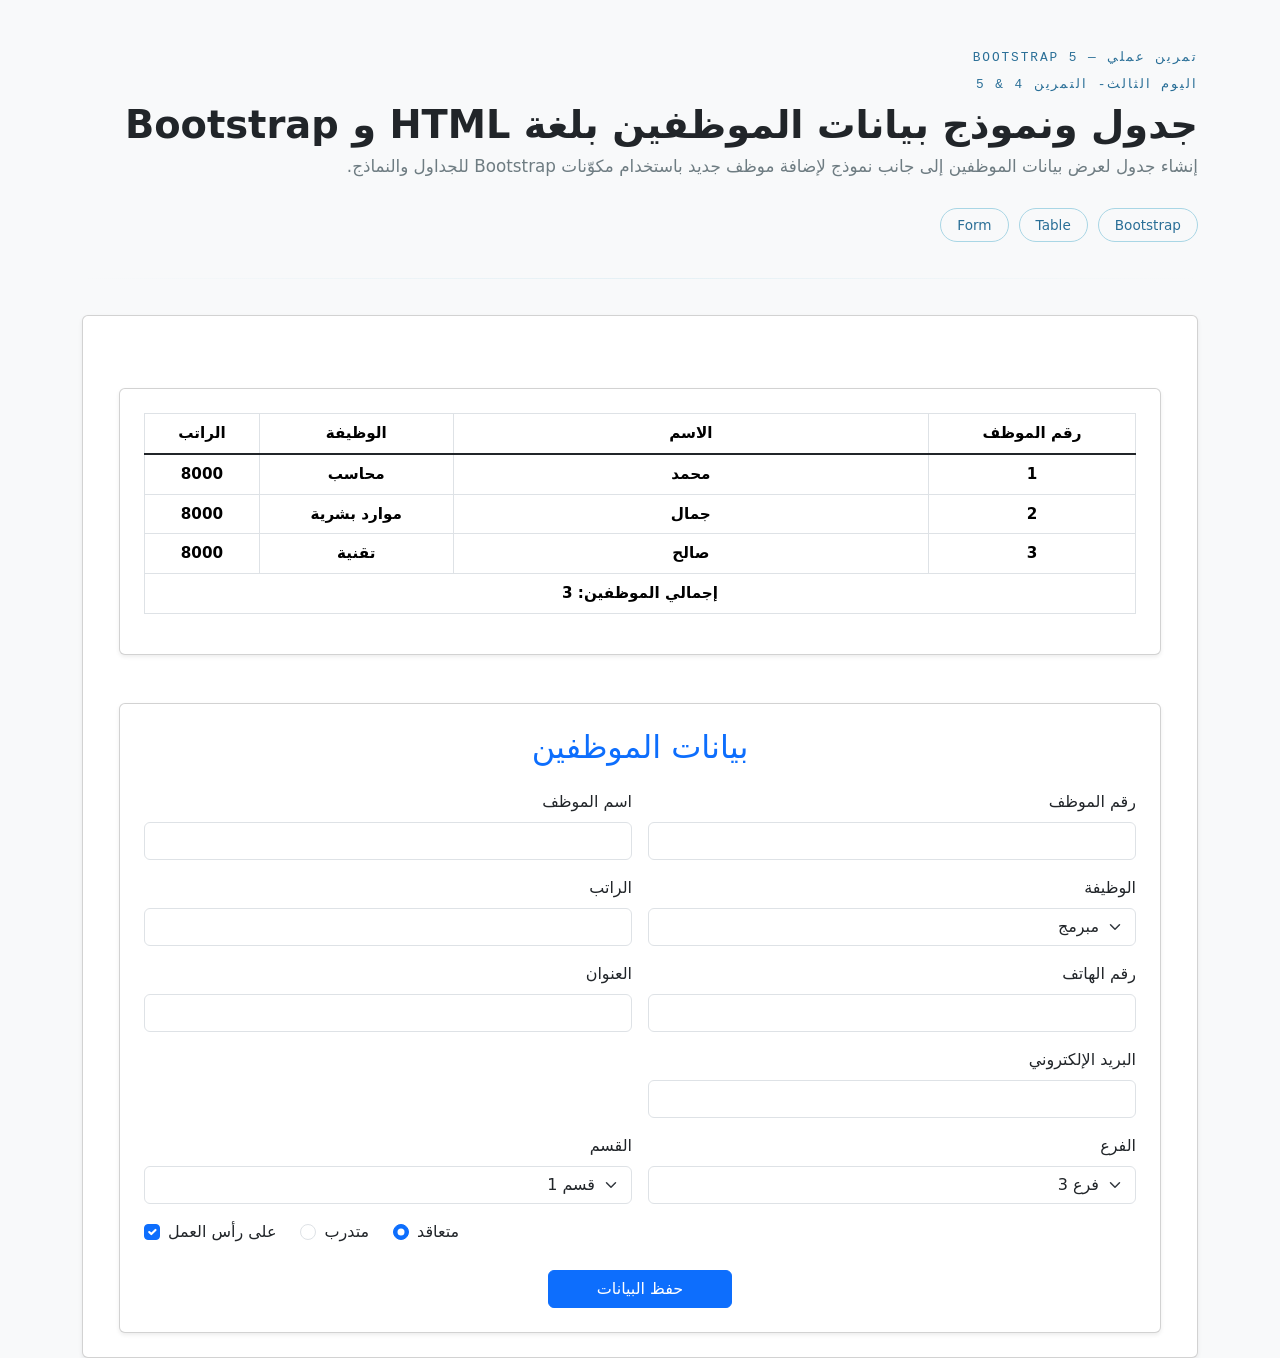
<file: 3rdTask/index.html>
<!DOCTYPE html>
<html lang="ar" dir="rtl">
<head>
  <meta charset="UTF-8">
  <meta name="viewport" content="width=device-width, initial-scale=1.0">
  <title>بيانات الموظفين</title>
  <link rel="stylesheet" href="Assets/CSS/style.css">
  <link
    href="https://cdn.jsdelivr.net/npm/bootstrap@5.3.8/dist/css/bootstrap.min.css"
    rel="stylesheet"
    integrity="sha384-sRIl4kxILFvY47J16cr9ZwB07vP4J8+LH7qKQnuqkuIAvNWLzeN8tE5YBujZqJLB"
    crossorigin="anonymous"
  >
</head>
<body class="bg-light">

  <header></header>

  <main>
 <section class="container mt-5">
        <div class="exercise-shell">
            <div class="exercise-eyebrow">تمرين عملي — Bootstrap 5</div>
            <div class="exercise-eyebrow">اليوم الثالث- التمرين 4 & 5</div>
            <h1 class="exercise-title">جدول ونموذج بيانات الموظفين بلغة HTML و Bootstrap</h1>
            <p class="exercise-subtitle">
                إنشاء جدول لعرض بيانات الموظفين إلى جانب نموذج لإضافة موظف جديد
                باستخدام مكوّنات Bootstrap للجداول والنماذج.
            </p>
 
            <div class="exercise-meta">
                <span>Bootstrap</span>
                <span>Table</span>
                <span>Form</span>
            </div>
 
            <hr class="exercise-divider">
   <div class="card shadow-sm p-4">

    <!-- جدول بيانات الموظفين -->
    <section class="container mt-5">
      <div class="card shadow-sm p-4">
        <table class="table table-hover table-bordered text-center fw-bold">
          <thead>
            <tr>
              <th scope="col">رقم الموظف</th>
              <th scope="col" style="width: 45ch">الاسم</th>
              <th scope="col">الوظيفة</th>
              <th scope="col">الراتب</th>
            </tr>
          </thead>
          <tbody class="table-group-divider">
            <tr>
              <td>1</td>
              <td>محمد</td>
              <td>محاسب</td>
              <td>8000</td>
            </tr>
            <tr>
              <td>2</td>
              <td>جمال</td>
              <td>موارد بشرية</td>
              <td>8000</td>
            </tr>
            <tr>
              <td>3</td>
              <td>صالح</td>
              <td>تقنية</td>
              <td>8000</td>
            </tr>
          </tbody>
          <tfoot>
            <tr class="fw-bold">
              <td colspan="4">
                إجمالي الموظفين: <span id="total">0</span>
              </td>
            </tr>
          </tfoot>
        </table>
      </div>
    </section>

    <!-- نموذج إضافة موظف -->
    <section class="container mt-5">
      <div class="card shadow-sm p-4">
        <h2 class="text-center mb-4 text-primary">بيانات الموظفين</h2>

        <form id="employeeForm">

          <div class="row g-3 mb-3">
            <div class="col-md-6">
              <label for="empId" class="form-label">رقم الموظف</label>
              <input type="text" id="empId" name="empId" class="form-control text-end">
            </div>
            <div class="col-md-6">
              <label for="empName" class="form-label">اسم الموظف</label>
              <input type="text" id="empName" name="empName" class="form-control text-end">
            </div>
          </div>

          <div class="row g-3 mb-3">
            <div class="col-md-6">
              <label for="jobTitle" class="form-label">الوظيفة</label>
              <select id="jobTitle" name="jobTitle" class="form-select text-end">
                <option value="programmer">مبرمج</option>
                <option value="accountant">محاسب</option>
                <option value="manager">مدير</option>
              </select>
            </div>
            <div class="col-md-6">
              <label for="salary" class="form-label">الراتب</label>
              <input type="number" id="salary" name="salary" class="form-control text-end" min="0">
            </div>
          </div>

          <div class="row g-3 mb-3">
            <div class="col-md-6">
              <label for="phone" class="form-label">رقم الهاتف</label>
              <input type="tel" id="phone" name="phone" class="form-control text-end">
            </div>
            <div class="col-md-6">
              <label for="address" class="form-label">العنوان</label>
              <input type="text" id="address" name="address" class="form-control text-end">
            </div>
          </div>

          <div class="row g-3 mb-3">
            <div class="col-md-6">
              <label for="email" class="form-label">البريد الإلكتروني</label>
              <input type="email" id="email" name="email" class="form-control text-end">
            </div>
          </div>

          <div class="row g-3 mb-3">
            <div class="col-md-6">
              <label for="branch" class="form-label">الفرع</label>
              <select id="branch" name="branch" class="form-select text-end">
                <option value="1">فرع 1</option>
                <option value="2">فرع 2</option>
                <option value="3" selected>فرع 3</option>
              </select>
            </div>
            <div class="col-md-6">
              <label for="department" class="form-label">القسم</label>
              <select id="department" name="department" class="form-select text-end">
                <option value="1" selected>قسم 1</option>
                <option value="2">قسم 2</option>
                <option value="3">قسم 3</option>
              </select>
            </div>
          </div>

          <div class="row g-3 mb-4">
            <div class="col-12 d-flex justify-content-end gap-4">
              <div class="form-check">
                <input class="form-check-input" type="radio" name="empType" id="contracted" value="contracted" checked>
                <label class="form-check-label" for="contracted">متعاقد</label>
              </div>
              <div class="form-check">
                <input class="form-check-input" type="radio" name="empType" id="trainee" value="trainee">
                <label class="form-check-label" for="trainee">متدرب</label>
              </div>
              <div class="form-check">
                <input class="form-check-input" type="checkbox" id="onPayroll" name="onPayroll" checked>
                <label class="form-check-label" for="onPayroll">على رأس العمل</label>
              </div>
            </div>
          </div>

          <div class="d-flex justify-content-center">
            <button type="submit" class="btn btn-primary px-5">حفظ البيانات</button>
          </div>

        </form>
      </div>
      </div>
    </section>

  </main>

  <footer></footer>

  <script
    src="https://cdn.jsdelivr.net/npm/bootstrap@5.3.8/dist/js/bootstrap.bundle.min.js"
    integrity="sha384-..."
    crossorigin="anonymous"
  ></script>
<script src="Assets/Js/script.js"></script>


</body>
</html>
</file>
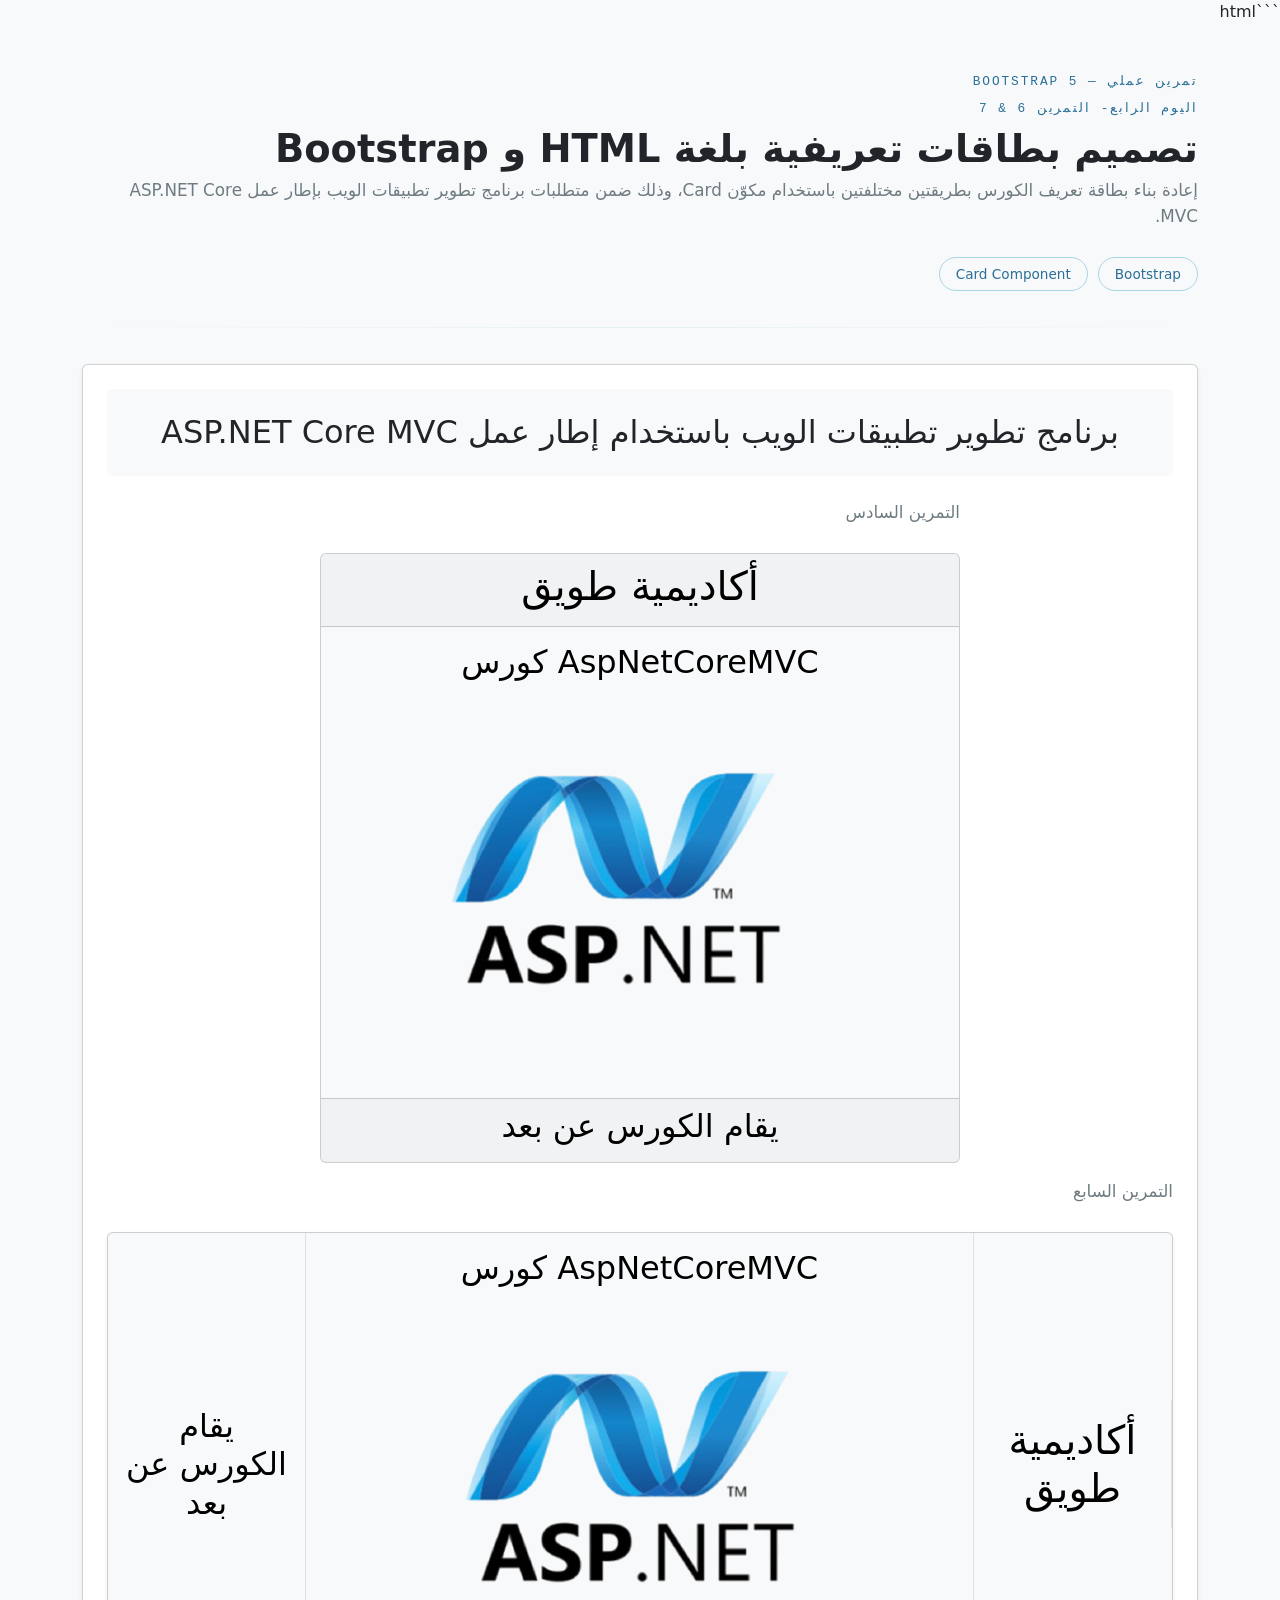
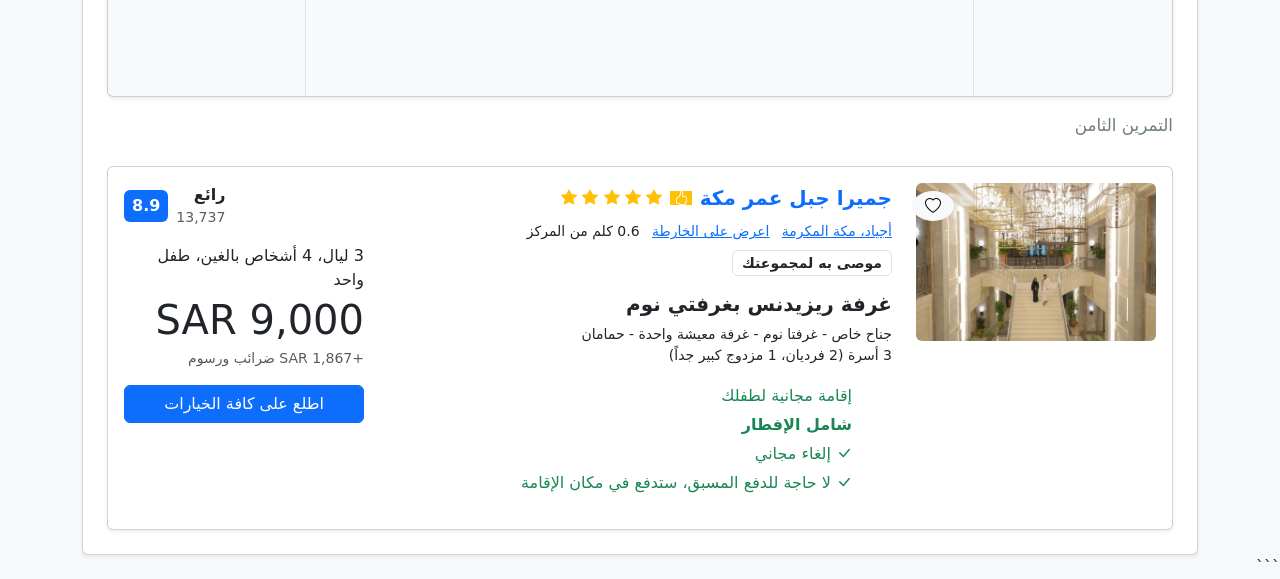
<file: 4thTask/index.html>
```html
<!DOCTYPE html>
<html lang="ar">
<head>
    <meta charset="UTF-8">
    <meta name="viewport" content="width=device-width, initial-scale=1.0">
    <link rel="stylesheet" href="Assets/CSS/style.css">
    <link href="https://cdn.jsdelivr.net/npm/bootstrap@5.3.3/dist/css/bootstrap.min.css" rel="stylesheet">
    <link rel="stylesheet" href="https://cdn.jsdelivr.net/npm/bootstrap-icons@1.13.1/font/bootstrap-icons.min.css">
    <title>Card</title>
</head>

<body class="bg-light" dir="rtl">

    <header>
    </header>

    <main>

        <section class="container mt-5">

            <div class="exercise-shell">

                <div class="exercise-eyebrow">
                    تمرين عملي — Bootstrap 5
                </div>

                <div class="exercise-eyebrow">
                    اليوم الرابع- التمرين 6 & 7
                </div>

                <h1 class="exercise-title">
                    تصميم بطاقات تعريفية بلغة HTML و Bootstrap
                </h1>

                <p class="exercise-subtitle">
                    إعادة بناء بطاقة تعريف الكورس بطريقتين مختلفتين باستخدام مكوّن Card،
                    وذلك ضمن متطلبات برنامج تطوير تطبيقات الويب بإطار عمل ASP.NET Core MVC.
                </p>

                <div class="exercise-meta">
                    <span>Bootstrap</span>
                    <span>Card Component</span>
                </div>

                <hr class="exercise-divider">

                <div class="card shadow-sm p-4">

                    <div class="row">
                        <div class="col">
                            <h2 class="mb-4 text-center bg-light p-4 rounded">
                                برنامج تطوير تطبيقات الويب باستخدام إطار عمل ASP.NET Core MVC
                            </h2>
                        </div>
                    </div>

                    <div class="container">

                        <div class="row justify-content-center">

                            <div class="col-auto">

                                <p class="exercise-subtitle">
                                    التمرين السادس
                                </p>

                                <div class="card text-bg-light mb-3 text-center" style="width: 40rem">

                                    <div class="card-header">
                                        <h1 class="card-title">
                                            أكاديمية طويق
                                        </h1>
                                    </div>

                                    <div class="card-body">
                                        <h2 class="card-text">
                                            AspNetCoreMVC كورس
                                        </h2>

                                        <img src="Assets/images/asp-net-logo-removebg-preview.png"
                                             alt="ASP.NET-Logo">
                                    </div>

                                    <div class="card-footer">
                                        <h2>
                                            يقام الكورس عن بعد
                                        </h2>
                                    </div>

                                </div>

                            </div>

                        </div>

                    </div>

                    <p class="exercise-subtitle">
                        التمرين السابع
                    </p>

                    <div class="card text-bg-light mb-3 shadow-sm">

                        <div class="row g-0 text-center align-items-center">

                            <div class="col border-end p-3">
                                <h1 class="card-title m-0">
                                    أكاديمية طويق
                                </h1>
                            </div>

                            <div class="col border-start border-end p-3">

                                <h2 class="card-text m-0">
                                    AspNetCoreMVC كورس
                                </h2>

                                <img src="Assets/images/asp-net-logo-removebg-preview.png"
                                     alt="ASP.NET-Logo">

                            </div>

                            <div class="col p-3">
                                <h2 class="m-0">
                                    يقام الكورس عن بعد
                                </h2>
                            </div>

                        </div>

                    </div>

                    <p class="exercise-subtitle">
                        التمرين الثامن
                    </p>

                    <div class="card p-3 shadow-sm">

                        <div class="row align-items-start">

                            <div class="col-md-3 position-relative">

                                <button class="btn btn-light rounded-circle position-absolute top-0 start-0 m-2">
                                    <i class="bi bi-heart"></i>
                                </button>

                                <img src="Assets/images/Jabl-Omar.jpg"
                                     class="img-fluid rounded hotel-img"
                                     alt="Jabl-Omar">

                            </div>

                            <div class="col-md-6">

                                <div class="d-flex align-items-center gap-2 mb-2">

                                    <strong class="text-primary fs-5">
                                        جميرا جبل عمر مكة
                                    </strong>

                                    <small class="bg-warning px-1">
                                        <i class="bi bi-hand-thumbs-up text-white"></i>
                                    </small>

                                    <div>
                                        <i class="bi bi-star-fill text-warning"></i>
                                        <i class="bi bi-star-fill text-warning"></i>
                                        <i class="bi bi-star-fill text-warning"></i>
                                        <i class="bi bi-star-fill text-warning"></i>
                                        <i class="bi bi-star-fill text-warning"></i>
                                    </div>

                                </div>

                                <div class="mb-2">

                                    <small>
                                        <a href="#">أجياد، مكة المكرمة</a>
                                    </small>

                                    <small class="mx-2">
                                        <a href="#">اعرض على الخارطة</a>
                                    </small>

                                    <small>
                                        0.6 كلم من المركز
                                    </small>

                                </div>

                                <span class="badge border text-dark mb-3">
                                    موصى به لمجموعتك
                                </span>

                                <h5 class="fw-bold">
                                    غرفة ريزيدنس بغرفتي نوم
                                </h5>

                                <small>
                                    جناح خاص - غرفتا نوم - غرفة معيشة واحدة - حمامان
                                </small>

                                <br>

                                <small>
                                    3 أسرة (2 فرديان، 1 مزدوج كبير جداً)
                                </small>

                                <ul class="list-unstyled mt-3">

                                    <li class="text-success">
                                        إقامة مجانية لطفلك
                                    </li>

                                    <li class="text-success fw-bold">
                                        شامل الإفطار
                                    </li>

                                    <li class="text-success">
                                        <i class="bi bi-check-lg"></i>
                                        إلغاء مجاني
                                    </li>

                                    <li class="text-success">
                                        <i class="bi bi-check-lg"></i>
                                        لا حاجة للدفع المسبق، ستدفع في مكان الإقامة
                                    </li>

                                </ul>

                            </div>

                            <div class="col-md-3">

                                <div class="d-flex justify-content-end align-items-center gap-2 mb-3">

                                    <div>
                                        <strong>رائع</strong><br>
                                        <small class="text-muted">13,737</small>
                                    </div>

                                    <div class="bg-primary text-white px-2 py-1 rounded">
                                        <strong>8.9</strong>
                                    </div>

                                </div>

                                <p class="mb-1">
                                    3 ليال، 4 أشخاص بالغين، طفل واحد
                                </p>

                                <h1 class="mb-1">
                                    SAR 9,000
                                </h1>

                                <small class="text-muted">
                                    +1,867 SAR ضرائب ورسوم
                                </small>

                                <div class="mt-3">

                                    <button class="btn btn-primary w-100">
                                        اطلع على كافة الخيارات
                                    </button>

                                </div>

                            </div>

                        </div>

                    </div>

                </div>

            </div>

        </section>

    </main>

    <footer>
    </footer>

</body>
</html>
```
</file>
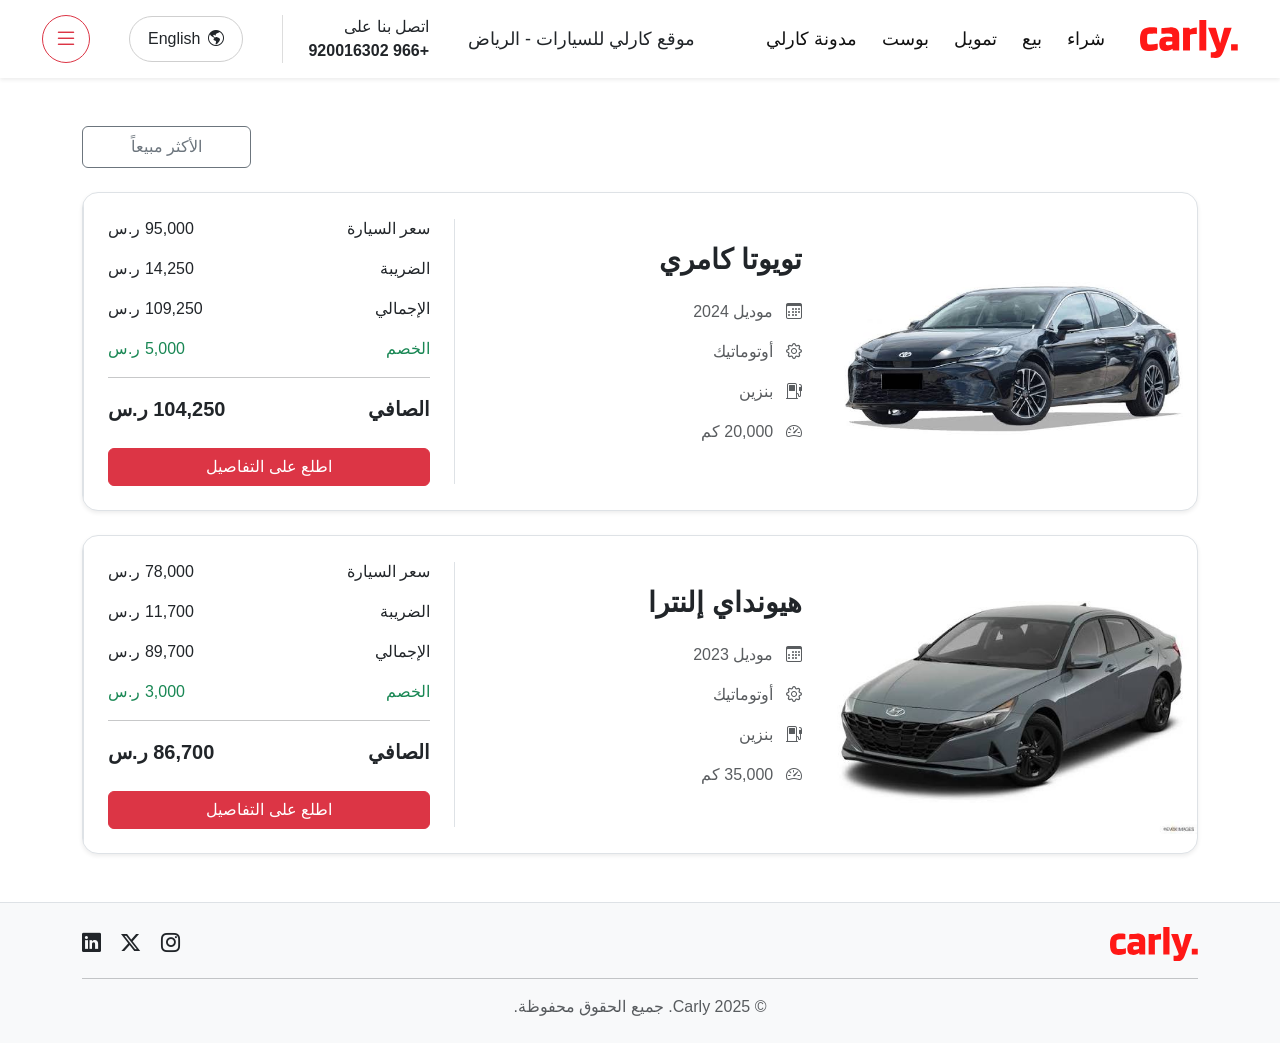
<file: Project1/index.html>
<!DOCTYPE html>
<html lang="ar">
<head>
    <meta charset="UTF-8">
    <meta name="viewport" content="width=device-width, initial-scale=1.0">
    <link href="https://cdn.jsdelivr.net/npm/bootstrap@5.3.8/dist/css/bootstrap.min.css" rel="stylesheet" integrity="sha384-sRIl4kxILFvY47J16cr9ZwB07vP4J8+LH7qKQnuqkuIAvNWLzeN8tE5YBujZqJLB" crossorigin="anonymous">
    <link rel="stylesheet" href="https://cdn.jsdelivr.net/npm/bootstrap-icons/font/bootstrap-icons.css">
    <link rel="stylesheet" href="Assets/CSS/style.css">
    <title>Project1-ASP.NET CORE-Tuwaiq</title>
</head>
<body dir="rtl">
    <header>
    <nav class="navbar shadow-sm">
        <div class="container-fluid">

            
            <div class="nav-right">
                <img src="Assets/Images/Carly-Logo.svg" alt="Logo">

                <ul class="nav-links">
                    <li><a href="#">شراء</a></li>
                    <li><a href="#">بيع</a></li>
                    <li><a href="#">تمويل</a></li>
                    <li><a href="#">بوست</a></li>
                    <li><a href="#">مدونة كارلي</a></li>
                </ul>
            </div>

            
            <span class="location">
                موقع كارلي للسيارات - الرياض
            </span>

            
            <div class="contact">
                <span>اتصل بنا على</span>
                <a href="tel:+966920016302">
                    +966 920016302
                </a>
            </div>

            
            <a href="#" class="language-btn">
                <i class="bi bi-globe-americas"></i>
                English
            </a>

            
            <div class="dropdown">
                <a href="#" data-bs-toggle="dropdown">
                    <div class="menu-btn">
                        <i class="bi bi-list"></i>
                    </div>
                </a>

                <ul class="dropdown-menu custom-menu">

                    <li>
                        <a class="dropdown-item d-flex justify-content-between align-items-center" href="#">
                            <i class="bi bi-chevron-left arrow"></i>
                            <span>تسجيل الدخول</span>
                            <i class="bi bi-person icon"></i>
                        </a>
                    </li>

                    <li>
                        <a class="dropdown-item d-flex justify-content-between align-items-center" href="#">
                            <i class="bi bi-chevron-left arrow"></i>
                            <span>عن كارلي</span>
                            <i class="bi bi-info-circle icon"></i>
                        </a>
                    </li>

                    <li>
                        <a class="dropdown-item d-flex justify-content-between align-items-center" href="#">
                            <i class="bi bi-chevron-left arrow"></i>
                            <span>مدونة كارلي</span>
                            <i class="bi bi-card-list icon"></i>
                        </a>
                    </li>

                    <li>
                        <a class="dropdown-item d-flex justify-content-between align-items-center" href="#">
                            <i class="bi bi-chevron-left arrow"></i>
                            <span>تواصل معنا</span>
                            <i class="bi bi-chat-square-text icon"></i>
                        </a>
                    </li>

                </ul>
            </div>

        </div>
    </nav>
</header>

    <main class="container my-5">

    <div class="text-start mb-4">
        <button class="btn btn-outline-secondary px-5 py-2">
            الأكثر مبيعاً
        </button>
        
    </div>

    <div class="card shadow-sm border rounded-4 overflow-hidden">

        <div class="row g-0 align-items-center">

            <!-- الصورة -->
            <div class="col-md-4">
                <img src="Assets/Images/images.jpg"
                     class="img-fluid w-100 h-100 object-fit-cover"
                     alt="Toyota Camry">
            </div>

            <!-- المواصفات -->
            <div class="col-md-4 p-4 border-start">

                <h3 class="fw-bold mb-4">
                    تويوتا كامري
                </h3>

                <ul class="list-unstyled text-muted">

                    <li class="mb-3">
                        <i class="bi bi-calendar3 ms-2"></i>
                        موديل 2024
                    </li>

                    <li class="mb-3">
                        <i class="bi bi-gear ms-2"></i>
                        أوتوماتيك
                    </li>

                    <li class="mb-3">
                        <i class="bi bi-fuel-pump ms-2"></i>
                        بنزين
                    </li>

                    <li>
                        <i class="bi bi-speedometer2 ms-2"></i>
                        20,000 كم
                    </li>

                </ul>

            </div>

            <!-- الأسعار -->
            <div class="col-md-4 p-4 border-start">

                <div class="d-flex justify-content-between mb-3">
                    <span>سعر السيارة</span>
                    <span>95,000 ر.س</span>
                </div>

                <div class="d-flex justify-content-between mb-3">
                    <span>الضريبة</span>
                    <span>14,250 ر.س</span>
                </div>

                <div class="d-flex justify-content-between mb-3">
                    <span>الإجمالي</span>
                    <span>109,250 ر.س</span>
                </div>

                <div class="d-flex justify-content-between mb-3 text-success">
                    <span>الخصم</span>
                    <span>5,000 ر.س</span>
                </div>

                <hr>

                <div class="d-flex justify-content-between fw-bold fs-5 mb-4">
                    <span>الصافي</span>
                    <span>104,250 ر.س</span>
                </div>

                <button class="btn btn-danger w-100">
                    اطلع على التفاصيل
                </button>

            </div>

        </div>

    </div>
    <div class="card shadow-sm border rounded-4 overflow-hidden mt-4">

    <div class="row g-0 align-items-center">

        <!-- الصورة -->
        <div class="col-md-4">
            <img src="Assets/Images/car.jpg"
                 class="img-fluid w-100 h-100 object-fit-cover"
                 alt="Hyundai Elantra">
        </div>

        <!-- المواصفات -->
        <div class="col-md-4 p-4 border-start">

            <h3 class="fw-bold mb-4">
                هيونداي إلنترا
            </h3>

            <ul class="list-unstyled text-muted">

                <li class="mb-3">
                    <i class="bi bi-calendar3 ms-2"></i>
                    موديل 2023
                </li>

                <li class="mb-3">
                    <i class="bi bi-gear ms-2"></i>
                    أوتوماتيك
                </li>

                <li class="mb-3">
                    <i class="bi bi-fuel-pump ms-2"></i>
                    بنزين
                </li>

                <li>
                    <i class="bi bi-speedometer2 ms-2"></i>
                    35,000 كم
                </li>

            </ul>

        </div>

        <!-- الأسعار -->
        <div class="col-md-4 p-4 border-start">

            <div class="d-flex justify-content-between mb-3">
                <span>سعر السيارة</span>
                <span>78,000 ر.س</span>
            </div>

            <div class="d-flex justify-content-between mb-3">
                <span>الضريبة</span>
                <span>11,700 ر.س</span>
            </div>

            <div class="d-flex justify-content-between mb-3">
                <span>الإجمالي</span>
                <span>89,700 ر.س</span>
            </div>

            <div class="d-flex justify-content-between mb-3 text-success">
                <span>الخصم</span>
                <span>3,000 ر.س</span>
            </div>

            <hr>

            <div class="d-flex justify-content-between fw-bold fs-5 mb-4">
                <span>الصافي</span>
                <span>86,700 ر.س</span>
            </div>

            <button class="btn btn-danger w-100">
                اطلع على التفاصيل
            </button>

        </div>

    </div>

</div>
</main>
   <footer class="bg-light border-top mt-5 py-4">
    <div class="container">

        <div class="d-flex justify-content-between align-items-center">

            <!-- اللوقو يمين -->
            <div>
                <img src="Assets/Images/Carly-Logo.svg"
                     alt="Carly Logo"
                     height="35">
            </div>

            <!-- السوشال ميديا يسار -->
            <div>
                <a href="#" class="text-dark ms-3">
                    <i class="bi bi-instagram"></i>
                </a>

                <a href="#" class="text-dark ms-3">
                    <i class="bi bi-twitter-x"></i>
                </a>

                <a href="#" class="text-dark">
                    <i class="bi bi-linkedin"></i>
                </a>
            </div>

        </div>

        <hr>

        <p class="text-center text-muted mb-0">
            © 2025 Carly. جميع الحقوق محفوظة.
        </p>

    </div>
</footer>
   
    <script src="https://cdn.jsdelivr.net/npm/bootstrap@5.3.8/dist/js/bootstrap.bundle.min.js"></script>
    <script src="Assets/JS/script.js"></script>

</body>
</html>
</file>
<file: 3rdTask/Assets/CSS/style.css>
:root {
    --accent: #2A6F97;
    --accent-light: #A9D6E5;
    --muted: #6E7C82;
}

.exercise-eyebrow {
    font-family: 'JetBrains Mono', monospace;
    font-size: 0.8rem;
    letter-spacing: 0.15em;
    color: var(--accent);
    text-transform: uppercase;
    margin-bottom: 8px;
}

.exercise-title {
    font-weight: 900;
    font-size: clamp(1.6rem, 4vw, 2.4rem);
    margin-bottom: 6px;
}

.exercise-subtitle {
    color: var(--muted);
    font-size: 1.05rem;
    margin-bottom: 28px;
}

.exercise-meta {
    display: flex;
    flex-wrap: wrap;
    gap: 10px;
    margin-bottom: 32px;
}

.exercise-meta span {
background: var(--card-bg);
border: 1px solid var(--accent-light);
color: var(--accent);
border-radius: 999px;
padding: 6px 16px;
font-size: 0.85rem;
font-weight: 500;
}
.exercise-divider {
    border: none;
    height: 1px;
    background: linear-gradient(to left, transparent, var(--accent-light), transparent);
    margin: 36px 0;
}
.table {
    font-size: 0.95rem;
}

.table th, .table td {
    vertical-align: middle;
}
.employees-table-wrapper {
    max-width: 700px;
    margin: 0 auto;
}
</file>
<file: 4thTask/Assets/CSS/style.css>
:root {
    --accent: #2A6F97;
    --accent-light: #A9D6E5;
    --muted: #6E7C82;
}

.exercise-eyebrow {
    font-family: "JetBrains Mono", monospace;
    font-size: 0.8rem;
    letter-spacing: 0.15em;
    color: var(--accent);
    text-transform: uppercase;
    margin-bottom: 8px;
}

.exercise-title {
    font-weight: 900;
    font-size: clamp(1.6rem, 4vw, 2.4rem);
    margin-bottom: 6px;
}

.exercise-subtitle {
    color: var(--muted);
    font-size: 1.05rem;
    margin-bottom: 28px;
}

.exercise-meta {
    display: flex;
    flex-wrap: wrap;
    gap: 10px;
    margin-bottom: 32px;
}

.exercise-meta span {
    background: var(--card-bg);
    border: 1px solid var(--accent-light);
    color: var(--accent);
    border-radius: 999px;
    padding: 6px 16px;
    font-size: 0.85rem;
    font-weight: 500;
}

.exercise-divider {
    border: none;
    height: 1px;
    background: linear-gradient(
        to left,
        transparent,
        var(--accent-light),
        transparent
    );
    margin: 36px 0;
}

.hotel-img {
    width: 100%;
    height: 220px;
    object-fit: cover;
}

.card .badge {
    font-size: 14px;
}

.card .btn-primary {
    font-weight: 500;
}

.card .text-success {
    line-height: 1.8;
}
</file>
<file: Project1/Assets/CSS/style.css>
*{
    margin: 0;
    padding: 0;
    box-sizing: border-box;
}

body{
    font-family: sans-serif;
}

a{
    text-decoration: none;
    color: inherit;
}

/* ================= Navbar ================= */

.navbar{
    background: #fff;
    padding: 15px 30px;
}

.container-fluid{
    display: flex;
    align-items: center;
    justify-content: space-between;
}

.nav-right{
    display: flex;
    align-items: center;
    gap: 35px;
}

.nav-links{
    display: flex;
    list-style: none;
    gap: 25px;
    margin: 0;
}

.nav-links a{
    color: #111;
    font-size: 18px;
}

.location{
    font-size: 18px;
}

.contact{
    display: flex;
    flex-direction: column;
    border-left: 1px solid #ddd;
    padding-left: 25px;
}

.contact a{
    font-weight: 600;
}

.language-btn{
    display: flex;
    align-items: center;
    gap: 8px;

    padding: 10px 18px;

    border: 1px solid #cfcfcf;
    border-radius: 999px;
}

.menu-btn{
    width: 48px;
    height: 48px;

    display: flex;
    justify-content: center;
    align-items: center;

    border: 1px solid #dc3545;
    border-radius: 50%;

    color: #dc3545;
    font-size: 24px;
}

/* ================= Dropdown ================= */

.custom-menu{
    width: 280px;

    padding: 0;
    overflow: hidden;

    border: none;
    border-radius: 16px;

    box-shadow: 0 8px 25px rgba(0, 0, 0, .12);
}

.custom-menu .dropdown-item{
    height: 56px;
    padding: 0 18px;

    border-bottom: 1px solid #ececec;
}

.custom-menu li:last-child .dropdown-item{
    border-bottom: none;
}

.custom-menu .dropdown-item:hover{
    background: #f7f7f7;
}

.custom-menu span{
    flex: 1;
    text-align: center;
}

.arrow{
    color: #9ca3af;
    font-size: 18px;
}

.icon{
    color: #333;
    font-size: 20px;
}

/* ================= Cards ================= */

.object-fit-cover{
    object-fit: cover;
}

/* ================= Footer ================= */

footer i{
    font-size: 1.2rem;
}
</file>
